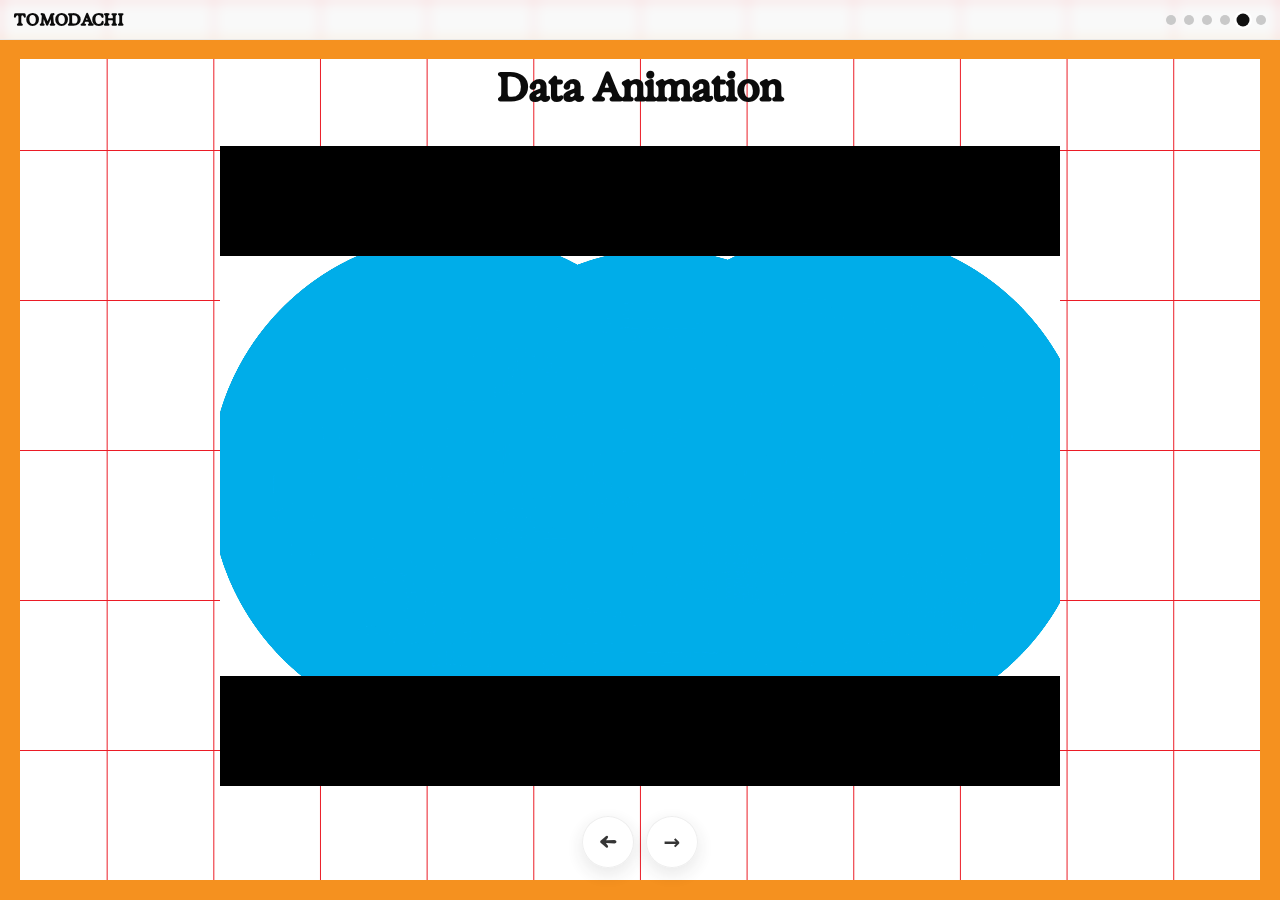
<file: anim.html>
<!DOCTYPE html>
<html lang="en">
<head>
  <meta charset="UTF-8" />
  <meta name="viewport" content="width=device-width,initial-scale=1" />
  <title>TOMODACHI — Data Animation</title>
  <link rel="stylesheet" href="styles.css" />
  <style>
    :root{ --fade-bg:#ffffff; --fade-duration:0.8s }
    body{
      opacity:0;
      background:var(--fade-bg);
      transition:opacity var(--fade-duration) ease, background-color var(--fade-duration) ease;
    }
    body.fade-in{ opacity:1 } 
    body.fade-out{ opacity:0 }
  </style>
</head>
<script src="script.js"></script>
<body class="anim">
  <header class="appbar">
    <div class="brand"><a href="index.html">TOMODACHI</a></div>
    <nav class="steps" aria-label="Page steps">
      <a class="step-dot" href="index.html" aria-label="Home"></a>
      <a class="step-dot" href="howto.html" aria-label="How To"></a>
      <a class="step-dot" href="team.html" aria-label="Team"></a>
      <a class="step-dot" href="info.html" aria-label="Site"></a>
      <a class="step-dot active" href="anim.html" aria-label="Data"></a>
      <a class="step-dot" href="grid.html" aria-label="Grid"></a>
    </nav>
  </header>

  <div class="bg-grid-canvas" aria-hidden="true"></div>
  <div class="data-frame" aria-hidden="true"></div>

  <main class="pagehost">
    <h2 class="pagetitle">Data Animation</h2>
    <section class="viz-hold--flow" 
             style="width:min(83.333vw, 80vh * (5/3)); aspect-ratio:5/3; margin:36px auto; display:grid; place-items:center;">
      <video class="anim-video" autoplay muted loop playsinline>
        <source src="assets/gaze animation.mp4" type="video/mp4" />
        Your browser does not support the video tag.
      </video>
    </section>
  </main>

  <footer class="bottom-nav">
    <a class="arrow prev" href="info.html" aria-label="Previous page">←</a>
    <a class="arrow next" href="grid.html" aria-label="Next page">→</a>
  </footer>

  <script>
    document.addEventListener('DOMContentLoaded', ()=>{
      document.body.classList.add('fade-in');

      // 페이지 전환 페이드 처리
      document.querySelectorAll('a[href]').forEach(a=>{
        const url=a.getAttribute('href');
        if(!url || url.startsWith('http') || url.startsWith('#')) return;
        a.addEventListener('click', e=>{
          e.preventDefault();
          document.body.classList.remove('fade-in');
          document.body.classList.add('fade-out');
          setTimeout(()=>location.href=url,600);
        });
      });

      // 영상 등장 효과
      const video = document.querySelector('.anim-video');
      const reveal = ()=> video.classList.add('show');
      (video.readyState >= 2) ? reveal() : video.addEventListener('loadeddata', reveal, {once:true});
    });
  </script>
</body>
</html>
</file>
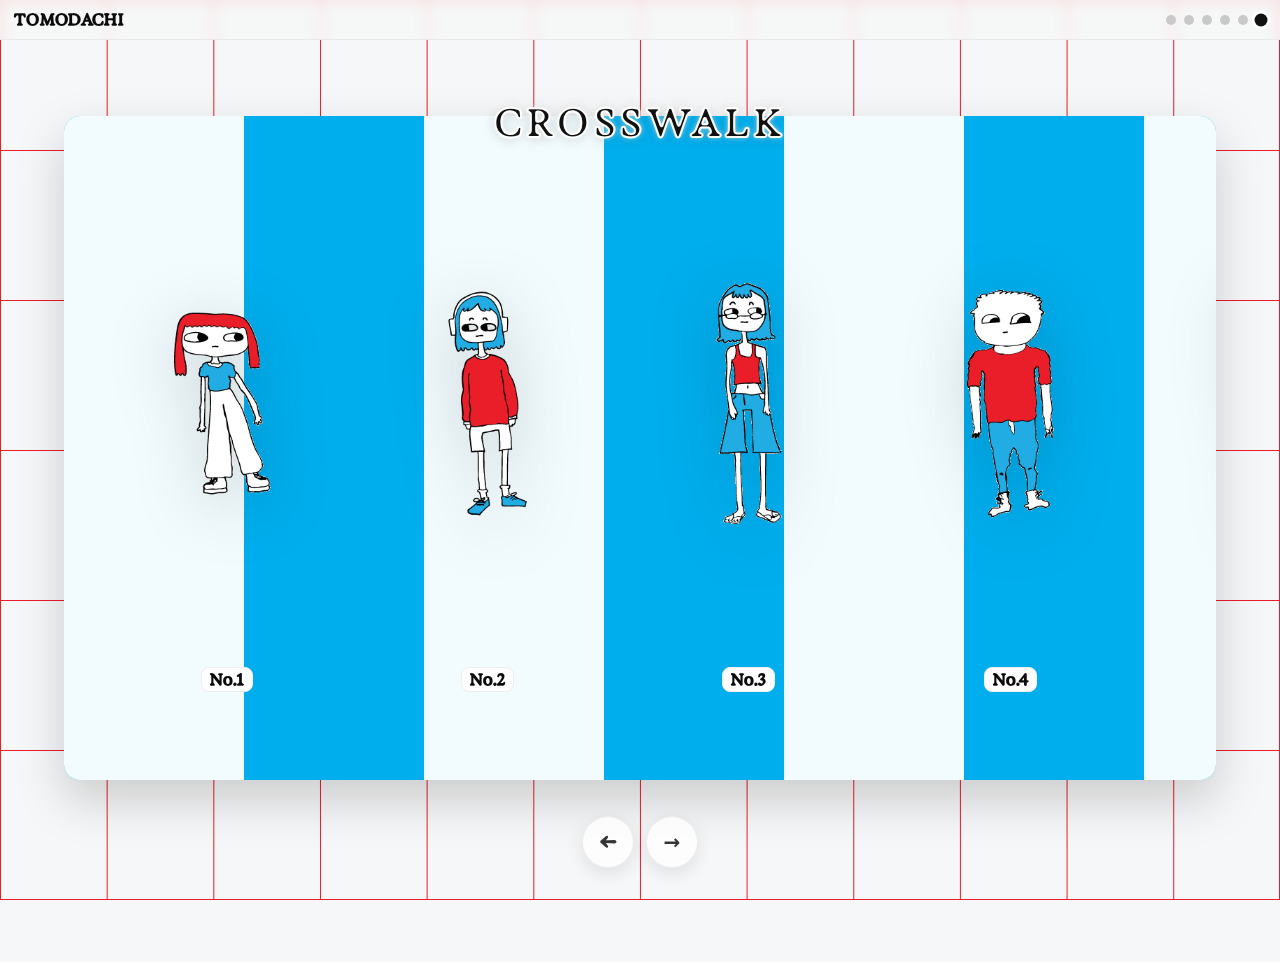
<file: grid.html>
<!DOCTYPE html>
<html lang="ko">
<head>
  <meta charset="UTF-8" />
  <meta name="viewport" content="width=device-width,initial-scale=1" />
  <title>TOMODACHI — Crosswalk</title>
  <link rel="stylesheet" href="styles.css" />

  <style>
    :root{
      --cw-stripe: 140px;
      --cw-gap:    140px;
      --cw-pad-x:  clamp(24px, 4vw, 64px);
      --cw-pad-b:  6vh;
    }

    /* ===== 기존 풀스크린 스코프 (그대로 둠) ===== */
    body.crosswalk .cw {
      position: fixed;
      top: var(--appbar-h);
      left: 0; right: 0; bottom: 0;
      z-index: 10;
      overflow: hidden;
    }
   /* ✨ 기존 body.crosswalk .cw__bg 를 이걸로 교체 */
body.crosswalk .cw__bg {
  position: absolute; inset: 0;
  background-image: linear-gradient(
    to right,
    #fff 0 50%,      /* 왼쪽 절반 흰색 */
    #00aeed 50% 100% /* 오른쪽 절반 파랑 */
  );
  background-size: 280px 100%;  /* 한 사이클 폭 (원하면 200~400px로 조절) */
  background-repeat: repeat;
  opacity: .95;
  transform: none;              /* 기존 translateY(14%) 제거 */
}
    @media (max-width:900px){
      body.crosswalk .cw__bg { transform: translateY(22%); }
    }
    body.crosswalk .cw__scroll {
      position: absolute; inset: 0;
      overflow-x: auto; overflow-y: hidden;
      display: grid; align-items: end;
      scrollbar-width: thin;
      padding-bottom: max(env(safe-area-inset-bottom, 0px), 0px);
    }
    body.crosswalk .cw__track {
      height: 100%;
      display: flex; align-items: flex-end; justify-content: flex-start;
      gap: clamp(24px, 3vw, 56px);
      padding: 0 var(--cw-pad-x) var(--cw-pad-b);
      box-sizing: border-box;
      scroll-snap-type: x mandatory;
    }
    body.crosswalk .char {
      display: grid; justify-items: center; text-align: center;
      cursor: pointer; user-select: none;
      scroll-snap-align: start;
    }
    body.crosswalk .char__img{
      height: min(36vh, 300px);
      object-fit: contain;
      filter: drop-shadow(0 8px 24px rgba(0,0,0,.12));
      transition: transform .2s ease, opacity .2s ease;
    }
    body.crosswalk .char__img:hover{ transform: translateY(-4px); opacity: .95; }
    body.crosswalk .char__label{
      margin-top: 6px; padding: 2px 8px;
      background: #fff; border: 1px solid #eee; border-radius: 8px;
      font-weight: 800;
    }
    body.crosswalk .cw--dim .char{ opacity:.28; filter: grayscale(.2); }
    body.crosswalk .cw--dim .char.is-active{ opacity:1; filter:none; }

    body.crosswalk .assump {
      position: sticky; top: var(--appbar-h);
      z-index: 20;
      transform: translateY(-8px); opacity: 0; pointer-events: none;
      transition: opacity .25s ease, transform .25s ease;
    }
    body.crosswalk .assump.is-show{ opacity:1; transform: translateY(0); pointer-events: auto; }
    body.crosswalk .assump__card{
      max-width: min(1100px, 92vw);
      margin: 10px auto 0; padding: 12px 14px;
      display: grid; grid-template-columns: auto 1fr auto; gap: 10px; align-items: center;
      background: #fff; border: 1px solid #e8e8e8; border-radius: 12px;
      box-shadow: 0 12px 28px rgba(0,0,0,.12);
    }
    body.crosswalk .assump__langs{ display: flex; gap: 6px; }
    body.crosswalk .btn{
      border: 1px solid #e2e2e2; background: #fff; border-radius: 999px;
      padding: 6px 10px; font-weight: 800; cursor: pointer;
    }
    body.crosswalk .btn.is-active{ background:#111; color:#fff; border-color:#111; }
    body.crosswalk .assump__name{ font-weight: 900; }
    body.crosswalk .assump__text{ grid-column: 1 / -1; margin-top: 4px; line-height: 1.55; }

    /* ===== ✅ 가로 박스 버전: 강제 오버라이드 ===== */
    .crosswalk-box{
      position: relative;
      z-index: 12;
      width: min(1200px, 92vw);
      aspect-ratio: 16 / 6;
      margin: calc(var(--appbar-h) + 24px) auto 96px;
      background: #00aeed;
      border-radius: 16px;
      box-shadow: 0 18px 40px rgba(0,0,0,.15);
      overflow: hidden;
    }

    /* 🔒 fullscreen 규칙을 확실히 무효화 */
    .crosswalk-box .cw{
      position: absolute !important;
      inset: 0 !important;
      top: auto !important; right: auto !important; bottom: auto !important; left: auto !important;
      z-index: 1 !important;
      overflow: hidden !important;
    }
    .crosswalk-box .cw__bg{
      position: absolute !important; inset: 0 !important;
      background:
        repeating-linear-gradient(
          to right,
          #fff 0 var(--cw-stripe),
          #00aeed var(--cw-stripe) calc(var(--cw-stripe) + var(--cw-gap))
        ) !important;
      transform: none !important;   /* ← translateY 제거 */
      opacity: .95 !important;
    }
    .crosswalk-box .cw__scroll{
      position: absolute !important; inset: 0 !important;
      display: grid !important; align-items: end !important;
      overflow-x: auto !important; overflow-y: hidden !important;
      scrollbar-width: thin;
      padding-bottom: max(env(safe-area-inset-bottom, 0px), 0px);
    }
    .crosswalk-box .cw__track{
      height: 100% !important;
      width: max-content !important;     /* ← 마지막 캐릭터 안 잘림 */
      display: flex !important;
      align-items: flex-end !important; justify-content: flex-start !important;
      gap: clamp(24px, 3vw, 56px) !important;
      padding: 0 var(--cw-pad-x) var(--cw-pad-b) !important;
      box-sizing: border-box !important;
      scroll-snap-type: x mandatory !important;
    }

    /* 박스 높이에 맞춰 캐릭터 스케일 */
    .crosswalk-box .char__img{ height: 72%; max-height: 320px; }
    @media (max-width:900px){
      .crosswalk-box{ aspect-ratio: 9 / 10; }
      .crosswalk-box .char__img{ height: 56%; }
    }

    
  </style>
</head>

<body class="crosswalk">
 
  <div class="bg-grid-canvas" aria-hidden="true"></div>
  <div class="data-frame" aria-hidden="true"></div>

  <header class="appbar">
    <div class="brand"><a href="index.html">TOMODACHI</a></div>
    <nav class="steps" aria-label="Page steps">
      <a class="step-dot" href="index.html" aria-label="Home"></a>
      <a class="step-dot" href="howto.html" aria-label="How To"></a>
      <a class="step-dot" href="team.html" aria-label="Team"></a>
      <a class="step-dot" href="info.html" aria-label="Site"></a>
      <a class="step-dot" href="anim.html" aria-label="Data"></a>
      <a class="step-dot active" href="grid.html" aria-label="Grid"></a>
    </nav>
  </header>
<h2 class="crosswalk-title">CROSSWALK</h2>

</section>
  <div class="assump" id="assump">
    <div class="assump__card">
      <div class="assump__langs" role="tablist" aria-label="Language">
        <button class="btn is-active" data-lang="kr" role="tab" aria-selected="true">KR</button>
        <button class="btn" data-lang="en" role="tab">EN</button>
        <button class="btn" data-lang="tw" role="tab">繁體</button>
      </div>
      <div class="assump__name" id="assumpName">Name</div>
      <button class="btn" id="assumpClose" aria-label="Close">✕</button>
      <div class="assump__text" id="assumpText"></div>
    </div>
  </div>

  <!-- 횡단보도 -->
  <main class="pagehost" aria-label="Crosswalk characters">
    <section class="crosswalk-box">
      <div class="cw" id="cw">
        <div class="cw__bg" aria-hidden="true"></div>
        <div class="cw__scroll">
          <div class="cw__track" id="cwTrack" aria-live="polite"></div>
        </div>
      </div>
    </section>
  </main>

  <footer class="bottom-nav">
    <a class="arrow prev" href="anim.html" aria-label="Previous page">←</a>
    <a class="arrow next" href="index.html" aria-label="Next page">→</a>
  </footer>

  <script>
    /* ===== 데이터 ===== */
    const CHAR_DATA = [
      { id:'c1',  name:'No.1',   img:'assets/cha/1.png',
        text:{ kr:'볼일<b>보러</b>가나?', en:'so<b> relatable.', tw:'蛤...不想回去上課...' } },
      { id:'c2',  name:'No.2',  img:'assets/cha/2.png',
        text:{ kr:'벌써 점심시간이 끝났어?.', en:'Hella normal.', tw:'哇!大卡車!' } },
      { id:'c3',  name:'No.3', img:'assets/cha/3.png',
        text:{ kr:'신선처럼 걷노', en:'That’s me walking through WeHo.', tw:'公車等等我!!' } },
      { id:'c4',  name:'No.4',       img:'assets/cha/4.png',
        text:{ kr:'좋을때다.', en:'No yea, that makes sense', tw:'ㄇㄨㄚˇㄐㄧˊ!' } },
      { id:'c5',  name:'No.5',       img:'assets/cha/5.png',
        text:{ kr:'퇴근하나… 부럽다', en:' Me trying to get off the 101', tw:'要期末報告了好緊張...' } },
      { id:'c6',  name:'No.6',       img:'assets/cha/6.png',
        text:{ kr:'천하태평이구만..', en:'Like they are for sure just working', tw:'大家都闖紅燈那我也闖一下好了...' } },
      { id:'c7',  name:'No.7',       img:'assets/cha/7.png',
        text:{ kr:'좋다...', en:'Yea, no…', tw:'誒!你怎麼在這?' } },
      { id:'c8',  name:'No.8',       img:'assets/cha/8.png',
        text:{ kr:'주민 바이브네, 가을타나봐', en:'Like I get it', tw:'咕咕咕!(有葉子!)' } },
      { id:'c9',  name:'No.9',       img:'assets/cha/9.png',
        text:{ kr:'어이쿠 늦는다, 뛰어라 뛰어', en:'Hella sketchy', tw:'唉...要求真多...' } },
      { id:'c10', name:'No.10',       img:'assets/cha/10.png',
        text:{ kr:'힘내쇼… 천천히 삽시다', en:'Low key I’m just trynna get home too', tw:'(趕快走趕快走...)' } },
      { id:'c11', name:'No.11',       img:'assets/cha/11.png',
        text:{ kr:'급하면 어제 오지', en:'Like… yea, no', tw:'沒關係啦反正我們 一堆人...' } },
      { id:'c12', name:'No.12',       img:'assets/cha/12.png',
        text:{ kr:'교수도 사람이니까..', en:'What are they trynna do?', tw:'煩死了!' } },
    ];

    /* ===== 렌더 ===== */
    const track   = document.getElementById('cwTrack');
    const cw      = document.getElementById('cw');
    const assump  = document.getElementById('assump');
    const nameEl  = document.getElementById('assumpName');
    const textEl  = document.getElementById('assumpText');
    const closeBt = document.getElementById('assumpClose');

    track.innerHTML = CHAR_DATA.map((c,i)=>`
      <figure class="char" data-idx="${i}" tabindex="0" aria-label="${c.name}">
        <img class="char__img" src="${c.img}" alt="${c.name}">
        <figcaption class="char__label">${c.name}</figcaption>
      </figure>
    `).join('');

    /* 트랙 폭을 컨텐츠에 맞게(캐릭터 수 * 카드폭) 계산 */
    function layoutTrack(){
      const cards = Array.from(track.querySelectorAll('.char'));
      if(!cards.length) return;
      const gap = parseFloat(getComputedStyle(track).columnGap || getComputedStyle(track).gap) || 32;
      const padX = parseFloat(getComputedStyle(track).paddingLeft) + parseFloat(getComputedStyle(track).paddingRight);
      const cardW = cards[0].getBoundingClientRect().width;
      const totalW = cards.length * cardW + (cards.length - 1) * gap + padX;
      const containerW = cw.getBoundingClientRect().width;
      track.style.width = Math.max(totalW, containerW) + 'px';
    }
    window.addEventListener('resize', layoutTrack);
    window.addEventListener('load', layoutTrack);
    layoutTrack();

    /* 언어 스위치 */
    let lang = 'kr';
    document.querySelectorAll('.assump .btn[data-lang]').forEach(btn=>{
      btn.addEventListener('click', ()=>{
        document.querySelectorAll('.assump .btn[data-lang]').forEach(b=>b.classList.remove('is-active'));
        btn.classList.add('is-active');
        lang = btn.dataset.lang;
        const active = track.querySelector('.char.is-active');
        if(active){
          const i = +active.dataset.idx;
          textEl.innerHTML = CHAR_DATA[i].text[lang] || '';
        }
      });
    });

    /* 선택/해제 */
    function openAssump(item, el){
      nameEl.textContent = item.name;
      textEl.innerHTML   = item.text[lang] || '';
      assump.classList.add('is-show');
      cw.classList.add('cw--dim');
      track.querySelectorAll('.char').forEach(n=>n.classList.remove('is-active'));
      el.classList.add('is-active');
    }
    function closeAssump(){
      assump.classList.remove('is-show');
      cw.classList.remove('cw--dim');
      track.querySelectorAll('.char').forEach(n=>n.classList.remove('is-active'));
    }
    closeBt.addEventListener('click', closeAssump);

    track.querySelectorAll('.char').forEach(el=>{
      el.addEventListener('click', ()=>{
        const i = +el.dataset.idx;
        openAssump(CHAR_DATA[i], el);
      });
      el.addEventListener('keydown', e=>{
        if(e.key === 'Enter' || e.key === ' '){ e.preventDefault(); el.click(); }
      });
    });

    /* 좌우 화살표 네비 + ESC 닫기 */
    document.addEventListener('keydown', e=>{
      const active = track.querySelector('.char.is-active');
      if(e.key === 'Escape'){ closeAssump(); return; }
      if(!active) return;
      let i = +active.dataset.idx;
      if(e.key === 'ArrowRight') i = (i + 1) % CHAR_DATA.length;
      if(e.key === 'ArrowLeft')  i = (i - 1 + CHAR_DATA.length) % CHAR_DATA.length;
      if(e.key === 'ArrowRight' || e.key === 'ArrowLeft'){
        const next = track.querySelector(`.char[data-idx="${i}"]`);
        next?.scrollIntoView({behavior:'smooth', inline:'center'});
        next?.click();
      }
    });
  </script>
</body>
</html>
</file>
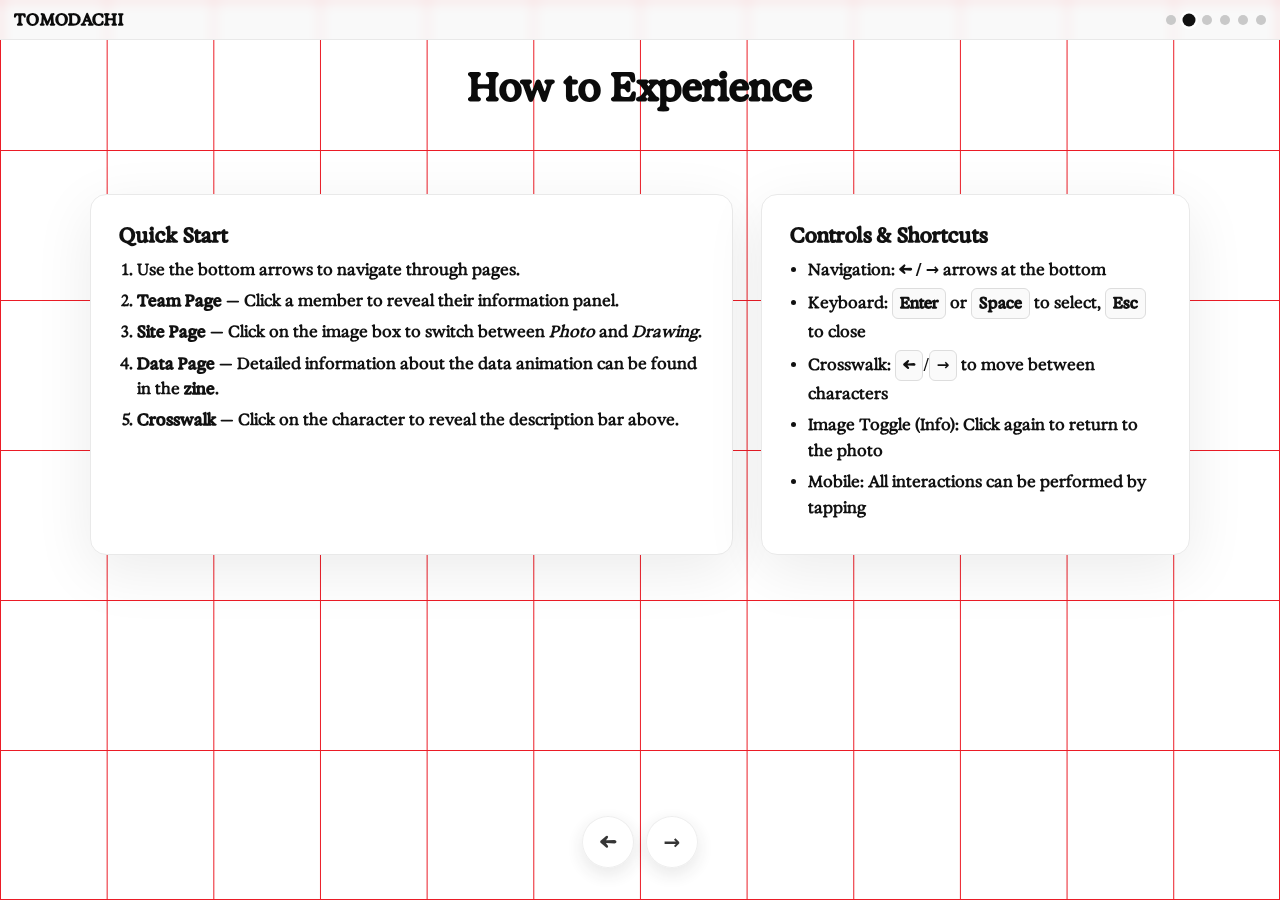
<file: howto.html>
<!DOCTYPE html>
<html lang="en">
<head>
  <meta charset="UTF-8" />
  <meta name="viewport" content="width=device-width,initial-scale=1" />
  <title>TOMODACHI — How to</title>
  <link rel="stylesheet" href="styles.css" />
  <style>
    :root { --fade-bg:#ffffff; --fade-duration:.8s }
    body{ opacity:0; background:var(--fade-bg); transition:opacity var(--fade-duration) ease }
    body.fade-in{ opacity:1 } body.fade-out{ opacity:0 }

    .howto-wrap{
      position:relative; z-index:12;
      max-width:min(1100px, 90vw);
      margin: calc(var(--appbar-h) + 28px) auto 120px;
      display: grid;
      grid-template-columns: 1.2fr .8fr;
      gap: clamp(16px, 4vw, 28px);
    }
    .howto-card{
      background:#fff; color:#111;
      border:1px solid #e9e9e9; border-radius:16px;
      padding: clamp(16px, 3.5vmin, 28px);
      box-shadow: 0 16px 60px rgba(0,0,0,.08);
    }
    .howto-card h3{ margin:0 0 10px; font-size:1.25rem; font-weight:900; }
    .howto-card p{ line-height:1.7; margin:.25rem 0 .75rem }
    .howto-list{ margin:.25rem 0 0; padding-left:1.1rem }
    .howto-list li{ margin:.25rem 0 .35rem; line-height:1.6 }

    @media (max-width: 900px){
      .howto-wrap{ grid-template-columns: 1fr; margin-bottom: 96px }
    }

    .kbd{
      display:inline-block; min-width:1.8em; text-align:center;
      padding:.15em .45em; border:1px solid #ddd; border-radius:6px;
      background:#fafafa; font-weight:700; font-size:.95em;
    }

    .tip{
      margin-top:10px; padding:10px 12px; border-radius:12px;
      border:1px dashed #e6e6e6; background:#fcfcfc; color:#333;
    }
  </style>
</head>
<script src="script.js"></script>
<body class="howto">
  <header class="appbar">
    <div class="brand"><a href="index.html">TOMODACHI</a></div>
    <nav class="steps" aria-label="Page steps">
      <a class="step-dot" href="index.html" aria-label="Home"></a>
      <a class="step-dot active" href="howto.html" aria-label="How To"></a>
      <a class="step-dot" href="team.html" aria-label="Team"></a>
      <a class="step-dot" href="info.html" aria-label="Site"></a>
      <a class="step-dot" href="anim.html" aria-label="Data"></a>
      <a class="step-dot" href="grid.html" aria-label="Grid"></a>
    </nav>
  </header>

  <div class="bg-grid-canvas" aria-hidden="true"></div>
  <div class="data-frame" aria-hidden="true"></div>

  <main class="pagehost">
    <h2 class="pagetitle">How to Experience</h2>

    <section class="howto-wrap">
      <article class="howto-card" role="region" aria-labelledby="quickstart">
        <h3 id="quickstart">Quick Start</h3>
        <ol class="howto-list">
          <li>Use the bottom arrows to navigate through pages.</li>
          <li><b>Team Page</b> — Click a member to reveal their information panel.</li>
          <li><b>Site Page</b> — Click on the image box to switch between <em>Photo</em> and <em>Drawing</em>.</li>
          <li><b>Data Page</b> — Detailed information about the data animation can be found in the <b>zine</b>.</li>
          <li><b>Crosswalk</b> — Click on the character to reveal the description bar above.</li>
        </ol>
      </article>

      <aside class="howto-card" role="region" aria-labelledby="controls">
        <h3 id="controls">Controls & Shortcuts</h3>
        <ul class="howto-list">
          <li>Navigation: <b>← / →</b> arrows at the bottom</li>
          <li>Keyboard: <span class="kbd">Enter</span> or <span class="kbd">Space</span> to select, <span class="kbd">Esc</span> to close</li>
          <li>Crosswalk: <span class="kbd">←</span>/<span class="kbd">→</span> to move between characters</li>
          <li>Image Toggle (Info): Click again to return to the photo</li>
          <li>Mobile: All interactions can be performed by tapping</li>
        </ul>
      </aside>
    </section>
  </main>

  <footer class="bottom-nav">
    <a class="arrow prev" href="index.html" aria-label="Previous page">←</a>
    <a class="arrow next" href="team.html" aria-label="Next page">→</a>
  </footer>

  <script>
    document.addEventListener('DOMContentLoaded', () => {
      document.body.classList.add('fade-in');
      document.querySelectorAll('a[href]').forEach(link => {
        const url = link.getAttribute('href');
        if (!url || url.startsWith('http') || url.startsWith('#')) return;
        link.addEventListener('click', e => {
          e.preventDefault();
          document.body.classList.remove('fade-in');
          document.body.classList.add('fade-out');
          setTimeout(() => window.location.href = url, 500);
        });
      });
    });
  </script>
</body>
</html>
</file>
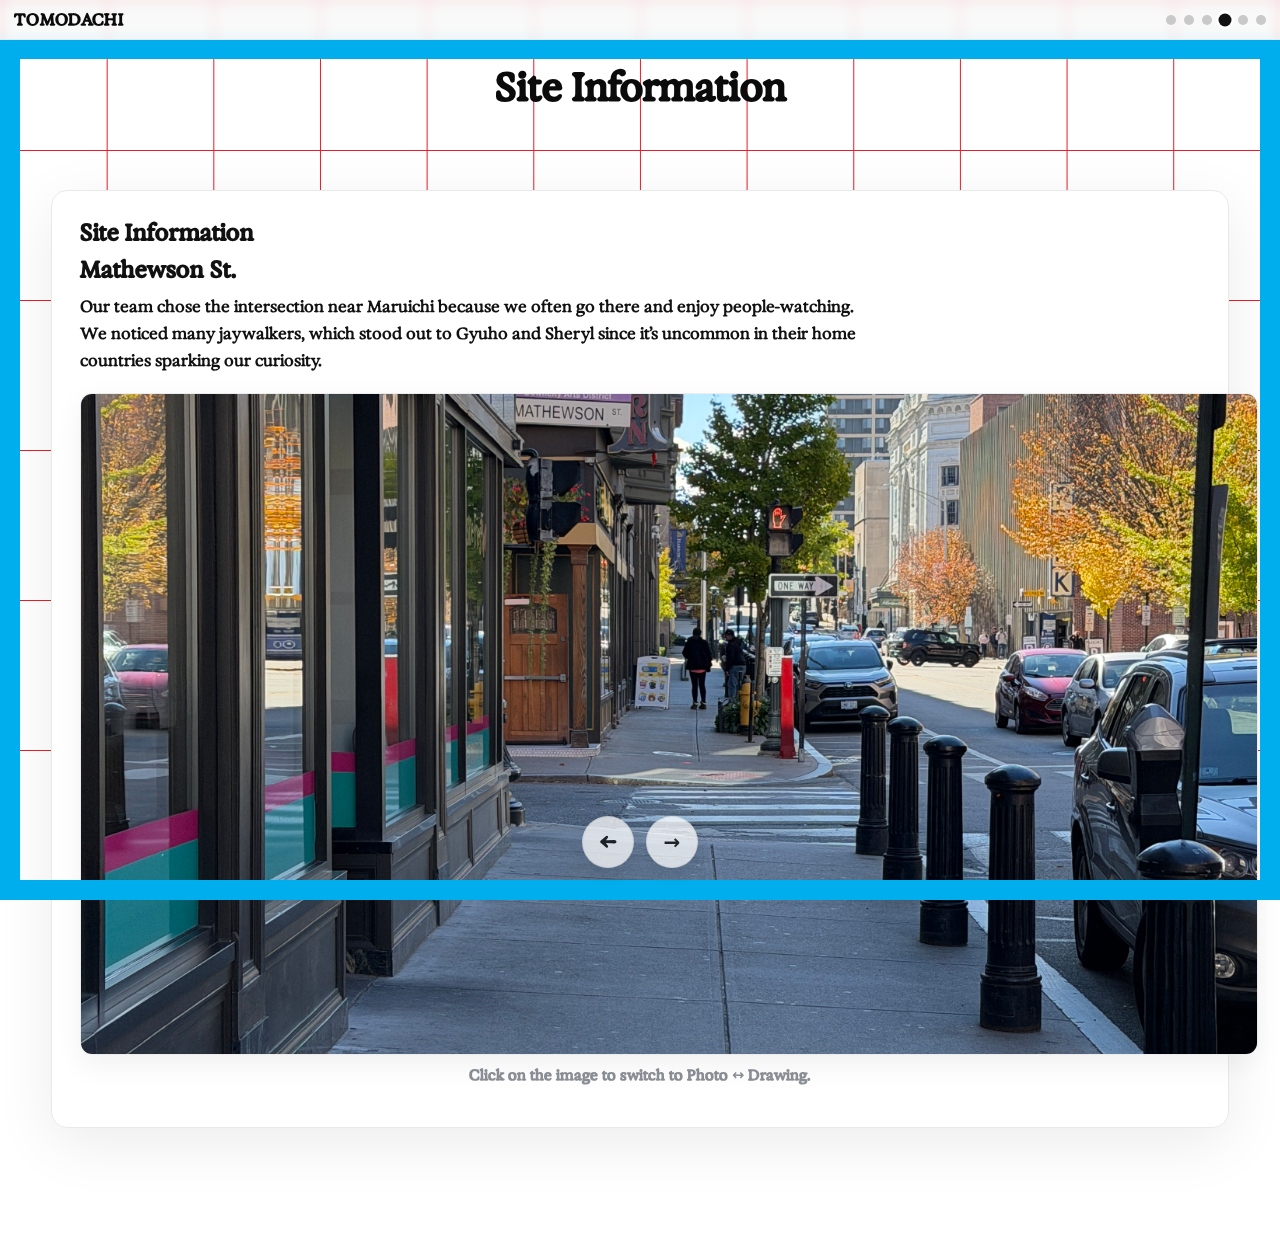
<file: info.html>
<!DOCTYPE html>
<html lang="ko">
<head>
  <meta charset="UTF-8" />
  <meta name="viewport" content="width=device-width,initial-scale=1" />
  <title>TOMODACHI — Site Information</title>
  <link rel="stylesheet" href="styles.css" />
  <style>
    :root { --fade-bg:#ffffff; --fade-duration:.8s }
    body{ opacity:0; background:var(--fade-bg); transition:opacity var(--fade-duration) ease }
    body.fade-in{ opacity:1 } body.fade-out{ opacity:0 }

    .info-wrap{
      position:relative; z-index:12;
      max-width:min(1000px, 86vw);
      margin: calc(var(--appbar-h) + 24px) auto 96px;
      background:#fff; color:#111;
      border:1px solid #e9e9e9; border-radius:16px;
      padding: clamp(16px, 3.5vmin, 28px);
      box-shadow: 0 16px 60px rgba(0,0,0,.08);
    }
    .info-wrap h3{ margin:0 0 10px; font-size:1.4rem }
    .info-wrap p{ line-height:1.7; margin:.25rem 0 .75rem }
    
  </style>
</head>
<script src="script.js"></script>
<body class="info">
  <header class="appbar">
    <div class="brand"><a href="index.html">TOMODACHI</a></div>
    <nav class="steps" aria-label="Page steps">
      <a class="step-dot" href="index.html" aria-label="Home"></a>
      <a class="step-dot" href="howto.html" aria-label="How To"></a>
      <a class="step-dot" href="Team.html" aria-label="Team"></a> <!-- Team -> team -->
      <a class="step-dot active" href="info.html" aria-label="Site"></a> <!-- 활성 페이지 -->
      <a class="step-dot" href="anim.html" aria-label="Data"></a>
      <a class="step-dot" href="grid.html" aria-label="Grid"></a>
    </nav>
  </header>

  <div class="bg-grid-canvas" aria-hidden="true"></div>
  <div class="data-frame" aria-hidden="true"></div>

  <main class="pagehost">
    <h2 class="pagetitle">Site Information</h2>
    <section class="info-wrap">
  <h3>Site Information</h3>
  
  <h3>Mathewson St.</h3>
  <p>Our team chose the intersection near Maruichi because we often go there and enjoy people-watching.
    <br>
    We noticed many jaywalkers, which stood out to Gyuho and Sheryl since it’s uncommon in their home <br>
     countries sparking our curiosity.
   </p>
  <!-- ⬇️ 크로스페이드 토글 박스 -->
  <figure class="info-img" id="infoImgBox" role="button" tabindex="0" aria-label="Toggle photo and drawing">
    <img id="imgS1" src="assets/S1.JPG" alt="Mathewson Street — Photo" class="show" />
    <img id="imgS2" src="assets/S2.png"  alt="Mathewson Street — Drawing" />
  </figure>
  <figcaption class="info-caption" id="infoCap">
  <p class="info-hint">Click on the image to switch to Photo ↔ Drawing.</p>


    </section>

    
  </section>


  </main>

  <footer class="bottom-nav">
    <a class="arrow prev" href="team.html" aria-label="Previous page">←</a>
    <a class="arrow next" href="anim.html" aria-label="Next page">→</a>
  </footer>

<script>
  document.addEventListener('DOMContentLoaded', ()=>{
    document.body.classList.add('fade-in');
    document.querySelectorAll('a[href]').forEach(a=>{
      const url=a.getAttribute('href');
      if(!url||url.startsWith('http')||url.startsWith('#')) return;
      a.addEventListener('click', e=>{
        e.preventDefault();
        document.body.classList.remove('fade-in');
        document.body.classList.add('fade-out');
        setTimeout(()=>location.href=url,600);
      });
    });

    // 🔁 Photo(S1) ↔ Drawing(S2) 크로스페이드 토글
    const box = document.getElementById('infoImgBox');
    const s1  = document.getElementById('imgS1'); // Photo (기본)
    const s2  = document.getElementById('imgS2'); // Drawing
    const cap = document.getElementById('infoCap');
    let showingS1 = true;

    function toggleImage(){
      showingS1 = !showingS1;
      if(showingS1){
        s1.classList.add('show');
        s2.classList.remove('show');
        cap.textContent = 'Photo — Mathewson Street';
        box.setAttribute('aria-label','Show Drawing');
      }else{
        s1.classList.remove('show');
        s2.classList.add('show');
        cap.textContent = 'Drawing — Mathewson Street';
        box.setAttribute('aria-label','Show Photo');
      }
    }

    box.addEventListener('click', toggleImage);
    box.addEventListener('keydown', (e)=>{
      if(e.key==='Enter' || e.key===' ') { e.preventDefault(); toggleImage(); }
    });
  });
</script>
</body>
</html>
</file>
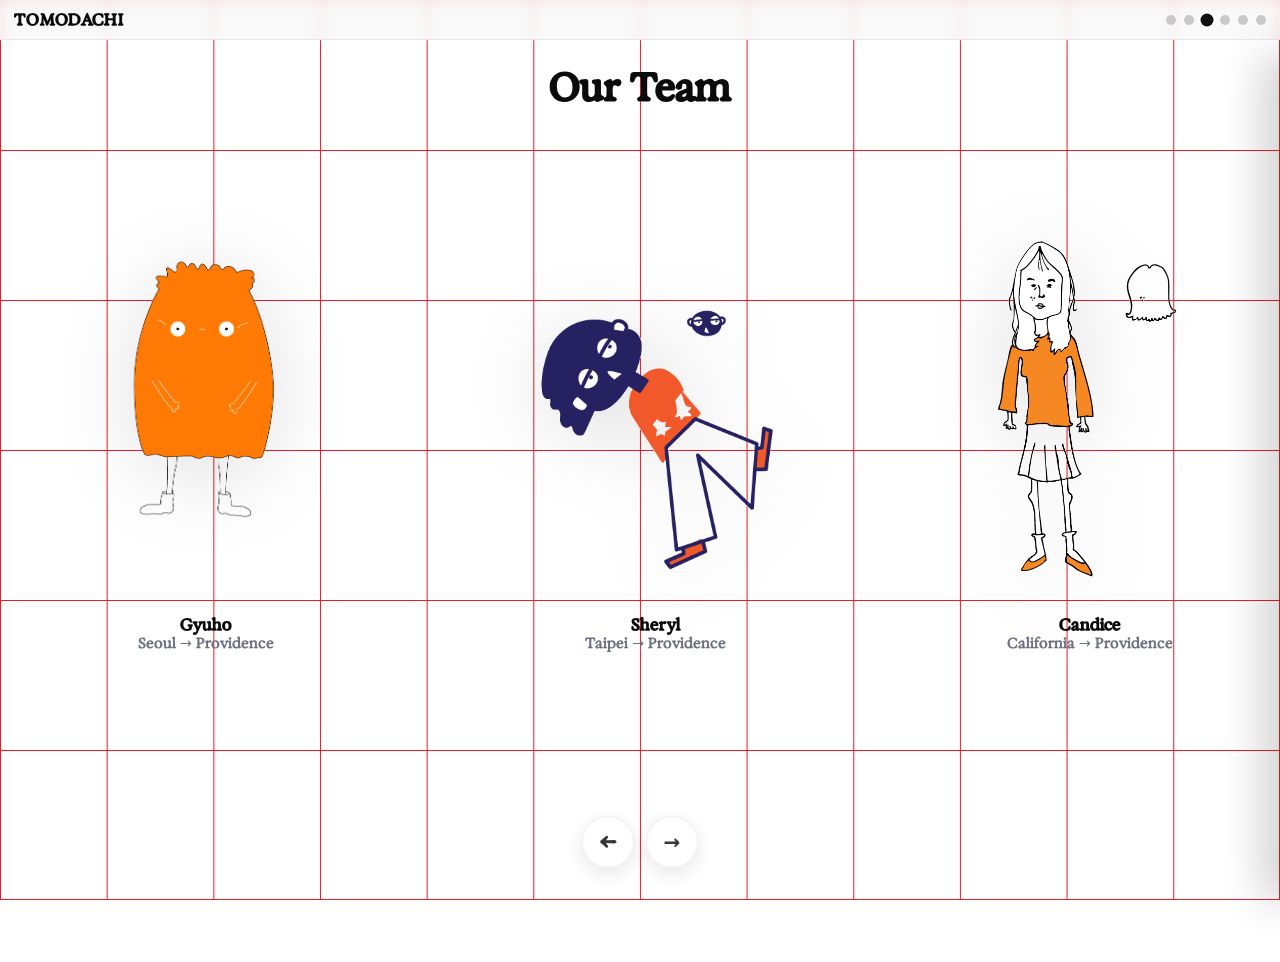
<file: team.html>
<!DOCTYPE html>
<html lang="ko">
<head>
  <meta charset="UTF-8" />
  <meta name="viewport" content="width=device-width,initial-scale=1" />
  <title>TOMODACHI — Team</title>
  <link rel="stylesheet" href="styles.css" />
  <style>
    /* 페이지 페이드 */
    :root { --fade-bg:#ffffff; --fade-duration:.8s }
    body{ opacity:0; background:var(--fade-bg); transition:opacity var(--fade-duration) ease, background-color var(--fade-duration) ease }
    body.fade-in{ opacity:1 } body.fade-out{ opacity:0 }

    /* 팀 섹션 */
    .team-container{
      position: relative;
      display: flex;
      justify-content: center;
      align-items: flex-end;
      gap: clamp(4vw, 8vw, 10vw);
      width: 100%;
      min-height: 60vh;
      margin-top: 32vh;
      z-index: 2;
    }
    .member{ max-width: 420px; display:flex; flex-direction:column; align-items:center; text-align:center; cursor:pointer }
    .member img{
      width:100%; height:auto; max-height: 48vh; object-fit:contain;
      filter: drop-shadow(0 10px 40px rgba(0,0,0,.12));
      transition: transform .4s ease, opacity .4s ease;
    }
    .member img:hover{ transform:scale(1.06); opacity:.95 }
    .member figcaption{ margin-top:10px; font-weight:700 }
    .member .meta{ font-size:.9rem; color: var(--muted) }

    /* 배경 레이어 우선순위 */
    .bg-grid-canvas{ z-index: 0; }
    .pagehost{ position:relative; z-index: 2; }

    /* === 사이드 패널 === */
    .panel-scrim{
      position: fixed; inset: 0;
      background: rgba(0,0,0,.28);
      opacity: 0; pointer-events: none;
      transition: opacity .25s ease;
      z-index: 49;
    }
    .panel-scrim.show{ opacity: 1; pointer-events: auto; }

    .team-panel{
      position: fixed; top: var(--appbar-h); right: 0; bottom: 0;
      width: min(420px, 92vw);
      background: #fff; color: #111;
      box-shadow: -18px 0 40px rgba(0,0,0,.18);
      transform: translateX(100%);
      transition: transform .35s cubic-bezier(.2,.8,.2,1);
      z-index: 50;
      display: grid; grid-template-rows: auto 1fr;
      border-left: 1px solid #ececec;
    }
    .team-panel.open{ transform: translateX(0); }
    .team-panel .panel-head{
      display: flex; align-items: center; justify-content: space-between;
      padding: 14px 16px; border-bottom: 1px solid #efefef;
    }
    .team-panel .panel-title{ margin: 0; font-size: 1.15rem; font-weight: 800; }
    .team-panel .panel-close{
      border: 1px solid #ddd; background: #fff; border-radius: 10px;
      padding: 6px 10px; cursor: pointer;
    }
    .team-panel .panel-body{ padding: 16px; overflow: auto; }
    .team-panel .panel-sub{ margin: 6px 0 10px; color: #6b7280; font-weight: 600; }
    .team-panel .panel-text{ line-height: 1.55; }
    .team-panel .badge{
      display:inline-block; padding:4px 8px; border:1px solid #e6e6e6;
      border-radius:999px; font-size:.8rem; margin-right:6px;
    }
  </style>
</head>
<script src="script.js"></script>
<body class="team">
  <header class="appbar">
    <div class="brand"><a href="index.html">TOMODACHI</a></div>
    <nav class="steps" aria-label="Page steps">
      <a class="step-dot" href="index.html" aria-label="Home"></a>
      <a class="step-dot" href="howto.html" aria-label="How To"></a>
      <a class="step-dot active" href="team.html" aria-label="Team"></a>
      <a class="step-dot" href="info.html" aria-label="Site"></a>
      <a class="step-dot" href="anim.html" aria-label="Data"></a>
      <a class="step-dot" href="grid.html" aria-label="Grid"></a>
    </nav>
  </header>

  <!-- 공통 배경 그리드 + 팀 페이지 아웃라인 -->
  <div class="bg-grid-canvas" aria-hidden="true"></div>
  <div class="data-frame" aria-hidden="true"></div>

  <!-- 사이드 패널 -->
  <div class="panel-scrim" id="panelScrim" hidden></div>
  <aside class="team-panel" id="teamPanel" aria-hidden="true">
    <div class="panel-head">
      <h3 class="panel-title" id="panelTitle">Member</h3>
      <button class="panel-close" id="panelClose">✕</button>
    </div>
    <div class="panel-body" id="panelBody"></div>
  </aside>

  <main class="pagehost">
    <h2 class="pagetitle">Our Team</h2>
    <section class="team-container">
      <figure class="member" data-id="gyuho">
        <img src="assets/team/C1.png" alt="Character C1" />
        <figcaption>Gyuho</figcaption>
        <div class="meta">Seoul → Providence</div>
      </figure>

      <figure class="member" data-id="sheryl">
        <img src="assets/team/C2.png" alt="Character C2" />
        <figcaption>Sheryl</figcaption>
        <div class="meta">Taipei → Providence</div>
      </figure>

      <figure class="member" data-id="candice">
        <img src="assets/team/C3.png" alt="Character C3" />
        <figcaption>Candice</figcaption>
        <div class="meta">California → Providence</div>
      </figure>
    </section>
  </main>

  <footer class="bottom-nav">
    <a class="arrow prev" href="howto.html" aria-label="Previous page">←</a>
    <a class="arrow next" href="info.html" aria-label="Next page">→</a>
  </footer>

  <script>
    document.addEventListener('DOMContentLoaded', () => {
      document.body.classList.add('fade-in');

      // 내부 링크 페이드아웃
      document.querySelectorAll('a[href]').forEach(a=>{
        const url=a.getAttribute('href');
        if(!url||url.startsWith('http')||url.startsWith('#')) return;
        a.addEventListener('click', e=>{
          e.preventDefault();
          document.body.classList.remove('fade-in');
          document.body.classList.add('fade-out');
          setTimeout(()=>location.href=url,600);
        });
      });
    });

    // === 사이드 패널 JS ===
    const TEAM = {
      gyuho: {
        name: "Gyuho",
        sub: "Seoul → Providence",
        html: `
          <p class="panel-text">급하면.</p>
          <p class="panel-text">어제 출발했어야지.</p>
          <div><span class="badge">Korea</span><span class="badge">Timing</span></div>`
      },
      sheryl: {
        name: "Sheryl",
        sub: "Taipei → Providence",
        html: `
          <p class="panel-text">過馬路要小心點....</p>
          <p class="panel-text">(be careful when crossing…)</p>
          <div><span class="badge">Taiwan</span><span class="badge">Careful</span></div>`
      },
      candice: {
        name: "Candice",
        sub: "California → Providence",
        html: `
          <p class="panel-text">In LA, where cars dominate and roads are wide, jaywalking feels dangerous and walking is uncommon.
But in Providence, walking for 30 minutes feels natural, and people move freely through the streets.</p>
          <p class="panel-text">Always look both ways before you cross!</p>
          <div><span class="badge">LA</span><span class="badge">Shock</span></div>`
      }
    };

    const panel = document.getElementById('teamPanel');
    const scrim = document.getElementById('panelScrim');
    const closeBtn = document.getElementById('panelClose');
    const title = document.getElementById('panelTitle');
    const body = document.getElementById('panelBody');

    document.querySelectorAll('.member').forEach(el=>{
      el.addEventListener('click', ()=>{
        const id = el.dataset.id;
        const data = TEAM[id];
        title.textContent = data.name;
        body.innerHTML = `<div class="panel-sub">${data.sub}</div>${data.html}`;
        panel.classList.add('open');
        scrim.hidden = false;
        scrim.classList.add('show');
      });
    });

    const closePanel = ()=>{
      panel.classList.remove('open');
      scrim.classList.remove('show');
      setTimeout(()=>{ scrim.hidden = true; }, 200);
    };
    closeBtn.addEventListener('click', closePanel);
    scrim.addEventListener('click', closePanel);
  </script>
</body>
</html>
</file>
<file: styles.css>
@font-face{
  font-family:'ExposureTrial';
  src: url('assets/fonts/ExposureTrial[-30].woff') format('woff');
  font-weight:400; font-style:normal; font-display:swap;
}

/* ===== Theme Vars ===== */
:root{
  --font:'ExposureTrial',ui-sans-serif,system-ui,-apple-system,Arial,sans-serif;
  --bg:#f6f7f8;
  --ink:#0b0b0b;
  --muted:#6b7280;

  /* background grid */
  --grid-alpha: 0.14;
  --grid-line-color: #eb1c26; /* 🔴 빨간 그리드 */

  /* nav/appbar */
  --appbar-h: 56px;

  /* dataviz outline */
  --frame-color:#00aeed;  /* 🔵 파란 프레임 */
  --frame-thick:20px;

  /* flip tiles (grid page) */
  --flip-front:#fff200;
  --flip-back:#ffffff;

  /* crosswalk (공통 변수) */
  --cw-stripe:140px;
  --cw-gap:140px;
  --cw-pad-x:clamp(24px, 4vw, 64px);
  --cw-pad-b:6vh;
}

/* ===== Base ===== */
*{box-sizing:border-box}
html,body{height:100%}
body{margin:0;background:var(--bg);color:var(--ink);font-family:var(--font)}

/* sticky/frosted appbar */
.appbar{
  position:sticky; top:0; z-index:30;
  display:flex; align-items:center; justify-content:space-between;
  padding:10px 14px; background:#f7f7f7b3; backdrop-filter:saturate(120%) blur(6px);
  border-bottom:1px solid #e9e9e9;
}
.brand a{ text-decoration:none; color:inherit; font-weight:900; letter-spacing:.02em }

/* 헤더 안에서만 점 스타일 적용 */
.appbar .steps{ display:flex; gap:8px }
.appbar .steps .step-dot{
  width:10px; height:10px; border-radius:50%; background:#c9c9c9; display:inline-block
}
.appbar .steps .step-dot.active{ background:#111 }
.appbar .step-dot{ width:10px; height:10px; border-radius:50%; background:#ccc; display:inline-block; transition:all .2s ease }
.appbar .step-dot:hover{ background:#999 }
.appbar .step-dot.active{ background:#00aeed; transform:scale(1.3); box-shadow:0 0 0 2px #fff }

.pagehost{ min-height:calc(100dvh - var(--appbar-h)); padding:24px; position:relative; z-index:2 }
.center{ display:grid; place-items:center }

/* titles */
.title{ font-weight:900; font-size:clamp(44px,10vw,128px); line-height:1.05; text-align:center }
.hint{ display:block; color:var(--muted); font-size:.45em; margin-top:.35rem; text-decoration:none }
.pagetitle{ font-size:clamp(22px,4.4vw,38px); margin:0 0 12px; text-align:center }
.muted{ color:var(--muted) }
.textwide{ max-width:900px; margin-inline:auto }
.bullets{ margin:0; padding-left:1.2rem }

/* ===== Full-viewport faint 12×6 background grid (all pages) ===== */
.bg-grid-canvas{
  position:fixed; inset:0; pointer-events:none; z-index:1;
  --line: var(--grid-line-color);
  background-image:
    linear-gradient(to right, var(--line) 1px, transparent 1px),
    linear-gradient(to bottom, var(--line) 1px, transparent 1px);
  background-size:
    calc(100vw / 12) calc(100vh / 6),
    calc(100vw / 12) calc(100vh / 6);
  box-shadow: inset 0 0 0 1px var(--line);
}

/* ===== Data page: center 10×6 hold box ===== */
.viz-hold{
  position:fixed; left:50%; top:50%; transform:translate(-50%,-50%);
  width:min(83.333vw, 80vh * (5/3)); aspect-ratio:5/3;
  background:#000; border-radius:12px; box-shadow:0 12px 40px rgba(0,0,0,.2);
  z-index:20; display:grid; place-items:center; color:#fff;
}

/* ===== Grid page: fullscreen flip overlay ===== */
.grid-full{
  position:fixed; inset:0; z-index:20;
  display:grid; grid-template-columns:repeat(12,1fr); grid-template-rows:repeat(6,1fr);
  gap:1px; background:var(--grid-line-color);
  box-shadow:inset 0 0 0 1px var(--grid-line-color);
  perspective:1000px;
}
.card{ position:relative; cursor:pointer; transform-style:preserve-3d; transition:transform .6s cubic-bezier(.2,.8,.2,1); border-radius:0 }
.card.flip{ transform:rotateY(180deg) }
.face{ position:absolute; inset:0; backface-visibility:hidden; border-radius:0; background:var(--flip-front) }
.face.back{ transform:rotateY(180deg); background:var(--flip-back) }

/* ===== Bottom arrows ===== */
.bottom-nav{
  position:fixed; left:50%; bottom:32px; transform:translateX(-50%);
  display:flex; gap:12px; z-index:100; opacity:.85; transition:opacity .25s ease;
}
.bottom-nav:hover{ opacity:1 }
.bottom-nav .arrow{
  width:52px; height:52px; border-radius:50%;
  background:rgba(255,255,255,.88); color:#111; display:grid; place-items:center; text-decoration:none;
  border:1px solid rgba(0,0,0,.08); font-size:20px; font-weight:700;
  box-shadow:0 6px 20px rgba(0,0,0,.12); backdrop-filter:blur(6px);
}

/* ===== Team layout ===== */
.team-container{
  position:relative; display:flex; justify-content:space-around; align-items:flex-end;
  gap:clamp(5vw, 10vw, 12vw); width:200%; height:10vh; transform:translateY(-30vh); z-index:2;
}
.member{ display:flex; flex-direction:column; align-items:center; text-align:center; max-width:420px }
.member img{
  width:100%; height:auto; max-height:58vh; object-fit:contain;
  filter:drop-shadow(0 10px 40px rgba(0,0,0,.12));
  transition:transform .4s ease, opacity .4s ease;
}
.member img:hover{ transform:scale(1.08); opacity:.9 }
.member figcaption{ margin-top:10px; font-weight:700 }
.member .meta{ font-size:.9rem; color:var(--muted) }
@media (max-width:900px){
  .team-container{ flex-direction:column; align-items:center; gap:36px; height:auto; transform:translateY(0); margin-top:40px }
  .member img{ max-height:28vh }
}

/* ================================
   🔵 Site Info(info.html) 전용 아웃라인
================================ */
body.info{ --frame-color:#00aeed; --frame-thick:20px }
body.info .data-frame{
  position:fixed; top:calc(var(--appbar-h) - 17px); left:0; right:0; bottom:0; z-index:5; pointer-events:none;
}
body.info .data-frame::before{ content:""; position:absolute; inset:0; box-shadow:inset 0 0 0 var(--frame-thick) var(--frame-color) }
@media (max-width:900px){ .pagehost{ padding:16px } }
@media (max-width:600px){ .appbar{ position:static } }

/* ================================
   🟠 Animation(anim.html) 전용 아웃라인
================================ */
body.anim{ --frame-color:#f5911f; --frame-thick:20px }
body.anim .data-frame{
  position:fixed; top:calc(var(--appbar-h) - 17px); left:0; right:0; bottom:0; z-index:5; pointer-events:none;
}
body.anim .data-frame::before{ content:""; position:absolute; inset:0; box-shadow:inset 0 0 0 var(--frame-thick) var(--frame-color) }
body.anim .anim-holder{
  position:fixed; top:calc(var(--appbar-h) + var(--frame-thick)); left:var(--frame-thick); right:var(--frame-thick); bottom:var(--frame-thick);
  display:grid; place-items:center; z-index:10;
}
body.anim .anim-video{
  display:block; width:100%; aspect-ratio:5/3; object-fit:contain; margin:auto;
  transition:opacity 1s ease, transform 1s ease; opacity:0; transform:translateY(20px);
}
body.anim .anim-video.show{ opacity:1; transform:translateY(0) }

/* ================================
   🟡 Grid(grid.html) 전용 아웃라인
================================ */
body.grid{ --frame-color:#fff200; --frame-thick:20px }
body.grid .data-frame{
  position:fixed; top:calc(var(--appbar-h) - 17px); left:0; right:0; bottom:0; z-index:5; pointer-events:none;
}
body.grid .data-frame::before{ content:""; position:absolute; inset:0; box-shadow:inset 0 0 0 var(--frame-thick) var(--frame-color) }
body.grid .bottom-nav{ bottom:64px }

/* ===== (참고) 기존 grid 전용 crosswalk 배경/트랙 — 필요 시 유지 ===== */
body.grid .crosswalk-bg{
  position:fixed; top:var(--appbar-h); left:0; width:100vw; height:calc(100vh - var(--appbar-h)); z-index:1;
  background:
    repeating-linear-gradient(
      to right,
      #fff 0,
      #fff var(--cw-stripe),
      #00aeed var(--cw-stripe),
      #00aeed calc(var(--cw-stripe) + var(--cw-gap))
    );
}
body.grid .crosswalk-lane{
  position:fixed; top:var(--appbar-h); left:0; width:100vw; height:calc(100vh - var(--appbar-h)); z-index:2;
  display:grid; align-items:end; overflow-x:auto; overflow-y:hidden; scrollbar-width:thin;
}
body.grid .crosswalk-track{
  height:100%; width:200vw;
  display:flex; align-items:end; justify-content:flex-start;
  gap:clamp(24px, 3vw, 56px); padding:6vh clamp(24px, 4vw, 64px); box-sizing:border-box;
}
body.grid .avatar{ width:clamp(120px, 10vw, 220px); display:grid; justify-items:center; text-align:center; scroll-snap-align:start }
body.grid .avatar img{ width:100%; height:auto; object-fit:contain; filter:drop-shadow(0 10px 30px rgba(0,0,0,.15)); transition:transform .25s ease, opacity .25s ease }
body.grid .avatar img:hover{ transform:translateY(-4px); opacity:.95 }
body.grid .avatar .meta{ margin-top:8px; font-weight:700; color:var(--ink); font-size:.95rem }
body.grid .crosswalk-lane::after{ content:""; position:absolute; inset:0; box-shadow:inset 0 -40px 80px rgba(0,0,0,.08); pointer-events:none }

/* ===================================================== 
   ✅ Crosswalk: 가로 박스 버전 (이 페이지만 사용)
   - 풀스크린 레이어와 겹치지 않도록 .crosswalk-box 내부로 스코프
   - 기존 body.crosswalk .cw(=fixed) 규칙을 absolute로 강제 덮어쓰기
   - 마지막 캐릭터 잘림 방지: track = max-content + 끝 여유
===================================================== */

/* 기존 풀스크린 crosswalk 요소 비활성화(겹침 방지) */
body.crosswalk .crosswalk-bg,
body.crosswalk .crosswalk-lane,
body.crosswalk .crosswalk-track,
body.crosswalk .crosswalk-wrap { display:none !important; }

/* 박스 컨테이너 */
.crosswalk-box{
  position: relative;
  z-index: 12;
  width: min(1200px, 92vw);
  aspect-ratio: 16 / 6;
  margin: calc(var(--appbar-h) + 24px) auto 96px;
  background: #00aeed;
  border-radius: 16px;
  box-shadow: 0 18px 40px rgba(0,0,0,.15);
  overflow: hidden; /* 내부만 가로 스크롤 */
}

/* 내부 레이어: 기존 fixed 규칙을 무력화 */
.crosswalk-box .cw{
  position: absolute !important; /* ← fixed 덮기 */
  inset: 0 !important;
  z-index: 1 !important;
  overflow: hidden !important;
}

/* 줄무늬 배경 (박스 내부) */
.crosswalk-box .cw__bg{
  position:absolute !important; inset:0 !important;
  background:
    repeating-linear-gradient(
      to right,
      #fff 0 var(--cw-stripe),
      #00aeed var(--cw-stripe) calc(var(--cw-stripe) + var(--cw-gap))
    ) !important;
  opacity:.95 !important;
  transform:none !important; /* ← fullscreen용 translateY 제거 */
}

/* 스크롤 레이어 */
.crosswalk-box .cw__scroll{
  position:absolute !important; inset:0 !important;
  display:grid !important; align-items:end !important;
  overflow-x:auto !important; overflow-y:hidden !important;
  scrollbar-width:thin;
  padding-bottom: max(env(safe-area-inset-bottom,0px), 0px);
}

/* 실제 트랙 (내용 너비만큼) */
.crosswalk-box .cw__track{
  height:100% !important;
  width:max-content !important;               /* 마지막 캐릭터 안 잘림 */
  display:flex !important; align-items:flex-end !important; justify-content:flex-start !important;
  gap: clamp(24px, 3vw, 56px) !important;
  padding: 0 var(--cw-pad-x) var(--cw-pad-b) !important;
  box-sizing: border-box !important;
  scroll-snap-type: x mandatory !important;
}
.crosswalk-box .cw__track::after{ content:""; flex:0 0 clamp(48px, 6vw, 96px) }

/* 캐릭터 */
body.crosswalk .char{
  display:grid; justify-items:center; text-align:center; scroll-snap-align:start; cursor:pointer; user-select:none
}
body.crosswalk .char__img{
  height:min(36vh, 300px); object-fit:contain;
  filter:drop-shadow(0 8px 24px rgba(0,0,0,.12));
  transition:transform .2s ease, opacity .2s ease;
  transform-origin:bottom center;
}
body.crosswalk .char__img:hover{ transform:translateY(-4px); opacity:.95 }
body.crosswalk .char__label{
  margin-top:6px; padding:2px 8px; background:#fff; border:1px solid #eee; border-radius:8px; font-weight:800;
}

/* 딤 상태 */
body.crosswalk .cw--dim .char{ opacity:.28; filter:grayscale(.2) }
body.crosswalk .cw--dim .char.is-active{ opacity:1; filter:none }

/* 모바일 전환 */
@media (max-width:900px){
  .crosswalk-box{ aspect-ratio:9 / 10 }
}

/* ===== Site Info Interactive Section ===== */
body.info .info-interactive {
  display: flex;
  justify-content: center;
  margin: 68px auto 100px;
  max-width: min(1500px , 92vw);
}
body.info .info-wrap{
  max-width: min(1400px, 92vw);
}

body.info .info-switch {
  width: min(1400px, 92vw);
  border-radius: 16px;
  overflow: hidden;
  box-shadow: 0 12px 36px rgba(0,0,0,.12);
  cursor: pointer;
  transition: transform .3s ease;
}

body.info .info-switch:hover {
  transform: scale(1.02);
}

body.info .info-switch img {
  width: 100%;
  height: auto;
  display: block;
  border-radius: inherit;
  transition: opacity .5s ease;
}

body.info .info-switch figcaption {
  text-align: center;
  font-size: .9rem;
  color: var(--muted);
  margin-top: 8px;
}

/* crossfade 이미지 박스 */
.info-img{
  position:relative; width:min(1300px, 92vw);
  aspect-ratio:16/9; margin:18px auto 8px;
  border:1px solid #ececec; border-radius:12px; overflow:hidden;
  box-shadow:0 10px 30px rgba(0,0,0,.06);
  cursor:pointer;
}
.info-img img{
  position:absolute; inset:0; width:100%; height:100%;
  object-fit:cover; opacity:0; transition:opacity .5s ease;
}
.info-img img.show{ opacity:1; }

.info-caption{ text-align:center; color:var(--muted); font-weight:600; }
.info-hint{ text-align:center; color:#8b8f96; font-size:.9rem; margin-top:.25rem; }



/* =====================================================
   ✅ Crosswalk: 가로 박스 전용 오버라이드 (grid.html 전용)
   - 전역 fixed 규칙을 이 페이지에서만 무력화 → 박스 내부로 재지정
   - 풀스크린 레이어 완전 비활성화
   - track 너비 max-content + 끝 여유 → 마지막 캐릭터 안 잘림
===================================================== */

/* 1) 이 페이지에서는 전역 fixed 규칙을 먼저 '중립화' */
body.crosswalk .cw{
  position: static !important;
  top: auto !important; right: auto !important; bottom: auto !important; left: auto !important;
  inset: auto !important;
  z-index: auto !important;
  overflow: visible !important;
}
body.crosswalk .cw__bg{
  transform: none !important;
}

/* 2) 기존 풀스크린용 요소들은 완전히 꺼버림(겹침 방지) */
body.crosswalk .crosswalk-bg,
body.crosswalk .crosswalk-lane,
body.crosswalk .crosswalk-track,
body.crosswalk .crosswalk-wrap{
  display: none !important;
}

/* 3) 박스 컨테이너 */
.crosswalk-box{
  width: 100vw;   /* ← 기존 1200 → 1600 으로 확대 */
  aspect-ratio: 24 / 6;       /* ← 세로를 조금 줄여서 더 넓게 */
  margin: calc(var(--appbar-h) + 24px) auto 96px;
  background: #00aeed;
  border-radius: 0;
  box-shadow: 0 20px 50px rgba(0,0,0,.18);
  overflow: hidden;
}

/* 4) 박스 내부 레이어를 다시 absolute로 재지정 */
.crosswalk-box .cw{
  position: absolute !important;  /* ← 박스 내부에 고정 */
  inset: 0 !important;
  z-index: 1 !important;
  overflow: hidden !important;
}

/* 줄무늬 배경 (박스 내부) */
.crosswalk-box .cw__bg {
  position: absolute !important;
  inset: 0 !important;
  transform: none !important;
  background: repeating-linear-gradient(
    to right,
    #fff 0 calc(var(--cw-stripe) / 2), /* 🔹 하얀 줄폭을 절반으로 줄임 */
    #00aeed calc(var(--cw-stripe) / 2) calc(var(--cw-stripe) + var(--cw-gap))
  ) !important;
  opacity: .95 !important;
}
/* ✅ White stripe = 50% of total period */
.crosswalk-box{
  --cw-period: calc(var(--cw-stripe) + var(--cw-gap));
}
.crosswalk-box {
  /* stripe + gap을 합쳐서 전체 패턴 길이 정의 */
  --cw-period: calc(var(--cw-stripe) + var(--cw-gap));
}

.crosswalk-box .cw__bg {
  background: repeating-linear-gradient(
    to right,
    #fff 0 calc(var(--cw-period) / 2),
    #00aeed calc(var(--cw-period) / 2) var(--cw-period)
  ) !important ;
  opacity: .95 !important;
  transform: none !important;
}
.crosswalk-box{ --cw-gap: var(--cw-stripe) !important; }
/* 스크롤 레이어 */

/* 실제 트랙 (내용 너비만큼) */
.crosswalk-box .cw__track{
  gap: clamp(40px, 4vw, 80px);   /* ← 캐릭터 간 간격 확대 */
  padding: 0 6vw 5vh;            /* ← 내부 여백 약간 더 확보 */
}
/* 끝 여유: 스냅 시 끝 캐릭터 여백 확보 */
.crosswalk-box .cw__track::after{
  content: "";
  flex: 0 0 clamp(48px, 6vw, 96px);
}

/* 캐릭터(박스 높이에 맞춰 안정적으로 보이게) */
body.crosswalk .char{
  display: grid; justify-items: center; text-align: center;
  scroll-snap-align: start; cursor: pointer; user-select: none;
}
body.crosswalk .char__img{
  height: min(42vh, 380px);   /* ← 기존 36vh, 300px → 42vh, 380px */
  max-height: 380px;
  object-fit: contain;
  filter: drop-shadow(0 10px 30px rgba(0,0,0,.15));
  transition: transform .25s ease, opacity .25s ease;
  transform-origin: bottom center;
}
body.crosswalk .char__img:hover{ transform: translateY(-4px); opacity: .95 }
body.crosswalk .char__label{
  margin-top: 6px; padding: 2px 8px;
  background: #fff; border: 1px solid #eee; border-radius: 8px; font-weight: 800;
}

/* 선택 시 디밍 */
body.crosswalk .cw--dim .char{ opacity:.28; filter:grayscale(.2) }
body.crosswalk .cw--dim .char.is-active{ opacity:1; filter:none }

/* 모바일 비율 전환 */
@media (max-width:900px){
  .crosswalk-box{ aspect-ratio: 9 / 10 }
}
/* 🔥 Crosswalk — Large Box Version (override) */
body.crosswalk .crosswalk-box{
  /* 박스 자체를 거의 풀스크린 높이로 */
  width: min(1800px, 96vw);
  height: calc(100vh - var(--appbar-h) - 130px); /* 앱바 제외 + 하단 여백 */
  aspect-ratio: auto;                             /* 기존 비율 잠금 해제 */
  margin: calc(var(--appbar-h) + 20px) auto 0px; /* 위/아래 여백 조정 */
  background: #00aeed;
  border-radius: 16px;
  box-shadow: 0 20px 50px rgba(0,0,0,.18);
  overflow: hidden;
  /* 줄무늬도 같이 키우고 싶으면 로컬 변수로 여기서 확장 */
  --cw-stripe: 180px;
  --cw-gap:    180px;
}

/* 내부 트랙 간격/여백도 대형에 맞게 확대 */
body.crosswalk .crosswalk-box .cw__track{
  height: 100%;
  width: max-content;
  display: flex; align-items: flex-end; justify-content: flex-start;
  gap: clamp(48px, 5vw, 96px);      /* 캐릭터 사이 간격 ↑ */
  padding: 0 6vw 6vh;               /* 좌우/하단 여백 ↑ */
  box-sizing: border-box;
  scroll-snap-type: x mandatory;
}
body.crosswalk .crosswalk-box .cw__track::after{
  content:""; flex: 0 0 clamp(60px, 6vw, 120px); /* 마지막 잘림 방지 여유 ↑ */
}

/* 캐릭터 이미지 사이즈 업(박스 높이에 연동) */
body.crosswalk .crosswalk-box .char__img{
  height: min(70%, 520px);  /* 기존 36vh/300px → 대형 기준으로 확대 */
  max-height: 520px;
  object-fit: contain;
  filter: drop-shadow(0 12px 34px rgba(0,0,0,.16));
  transition: transform .25s ease, opacity .25s ease;
  transform-origin: bottom center;
}

/* 모바일 세로형에선 살짝 낮춤 */
@media (max-width: 900px){
  body.crosswalk .crosswalk-box{
    width: 98vw;
    height: calc(100vh - var(--appbar-h) - 80px);
    border-radius: 12px;
  }
  body.crosswalk .crosswalk-box .char__img{
    height: min(62%, 420px);
    max-height: 420px;
  }
}
/* 🟦 Crosswalk Box: 중앙보다 위쪽 정렬 */
body.crosswalk main.pagehost {
  display: flex;
  justify-content: center;
  align-items: center;
  min-height: calc(100vh - var(--appbar-h) - 60px);
  margin-top: var(--appbar-h);
}

body.crosswalk .crosswalk-box {
  margin: 0 auto !important;
  position: relative;
  top: -10vh; /* 🔼 화면 세로 기준 위로 살짝 올림 (조정 가능: 4~10vh) */
  transform: translateY(0);
}

/* ================================
   🟦 Crosswalk — 대형 중앙형 + 타이틀 버전
================================ */
.crosswalk-box {
  position: fixed !important;
  top: calc(var(--appbar-h) + 60px) !important; /* 앱바 아래 */
  left: 5vw !important;
  right: 5vw !important;
  bottom: 120px !important;                     /* 하단 네비 여유 */
  width: 90vw !important;
  height: calc(100vh - var(--appbar-h) - 180px) !important;
  margin: 0 auto !important;
  background: #00aeed;
  border-radius: 20px;
  box-shadow: 0 18px 50px rgba(0,0,0,.18);
  overflow: hidden !important;
  z-index: 12 !important;
  display: flex;
  flex-direction: column;
  align-items: center;
  justify-content: flex-start;
}
/* 🟡 상단 타이틀 */
.crosswalk-title {
  position: relative;
  z-index: 20;
  font-family: 'Helvetica Neue', sans-serif;
  font-weight: 800;
  font-size: clamp(28px, 3vw, 42px);
  letter-spacing: 0.08em;
  color: white;
  text-transform: uppercase;
  margin-top: 24px;
  margin-bottom: 12px;
  text-shadow: 0 3px 10px rgba(0,0,0,0.25);
}

/* 내부 레이어는 박스에 맞춤 */
.crosswalk-box .cw {
  position: absolute !important;
  inset: 0 !important;
  z-index: 1 !important;
}

/* 줄무늬 배경 */
.crosswalk-box .cw__bg {
  position: absolute !important;
  inset: 0 !important;
  transform: none !important;
  background: repeating-linear-gradient(
    to right,
    #fff 0 var(--cw-stripe),
    #00aeed var(--cw-stripe) calc(var(--cw-stripe) + var(--cw-gap))
  ) !important;
  opacity: .95 !important;
}

/* 스크롤 영역 */
.crosswalk-box .cw__scroll {
  position: absolute !important;
  inset: 0 !important;
  display: grid !important;
  align-items: end !important;
  overflow-x: auto !important;
  overflow-y: hidden !important;
  scrollbar-width: thin !important;
  padding-bottom: 2vh !important;
}

/* 트랙 */
.crosswalk-box .cw__track {
  height: 100% !important;
  width: max-content !important;
  display: flex !important;
  align-items: flex-end !important;
  justify-content: flex-start !important;
  gap: clamp(24px, 3vw, 56px) !important;
  padding: 6vh var(--cw-pad-x) var(--cw-pad-b) !important;
  box-sizing: border-box !important;
  scroll-snap-type: x mandatory !important;
}

/* 캐릭터 */
.crosswalk-box .char__img {
  height: 70% !important;
  max-height: 420px !important;
  object-fit: contain;
  filter: drop-shadow(0 8px 24px rgba(0,0,0,.12));
  transition: transform .2s ease, opacity .2s ease;
}
/* Crosswalk Title — 도로 표지판 느낌 */
.crosswalk-title {
  position: absolute;
  top: calc(var(--appbar-h) + 40px); /* 앱바 아래로 여유 있게 */
  left: 50%;
  transform: translateX(-50%);
  z-index: 5;
  pointer-events: none;
  margin: 0;

  /* 폰트 */
  font-family: 'ExposureTrial', sans-serif;
  font-weight: 300;
  text-transform: uppercase;
  letter-spacing: 0.12em;

  /* 크기 및 스타일 */
  font-size: clamp(28px, 3vw, 48px);
  color: #111; /* 검정 텍스트 내부 */

  /* 윤곽선 효과 (도로 표지판 느낌) */
  -webkit-text-stroke: 2px #fff; /* 흰색 외곽선 */
  
  text-shadow:
    0 0 6px rgba(255, 255, 255, 0.8),
    0 2px 12px rgba(0, 0, 0, 0.25);

  /* 살짝 입체감 */
  transform: translateX(-50%) translateY(4px);
}

/* 앱바가 static으로 바뀌는 구간에서 fixed→absolute 전환 */
@media (max-width: 600px){
  body.info .data-frame{
    position: absolute;      /* ← fixed 해제 */
    top: 0; left: 0; right: 0;
    bottom: auto;
    height: 100vh;           /* 한 화면 높이 프레임 */
    pointer-events: none;
  }
}
</file>
